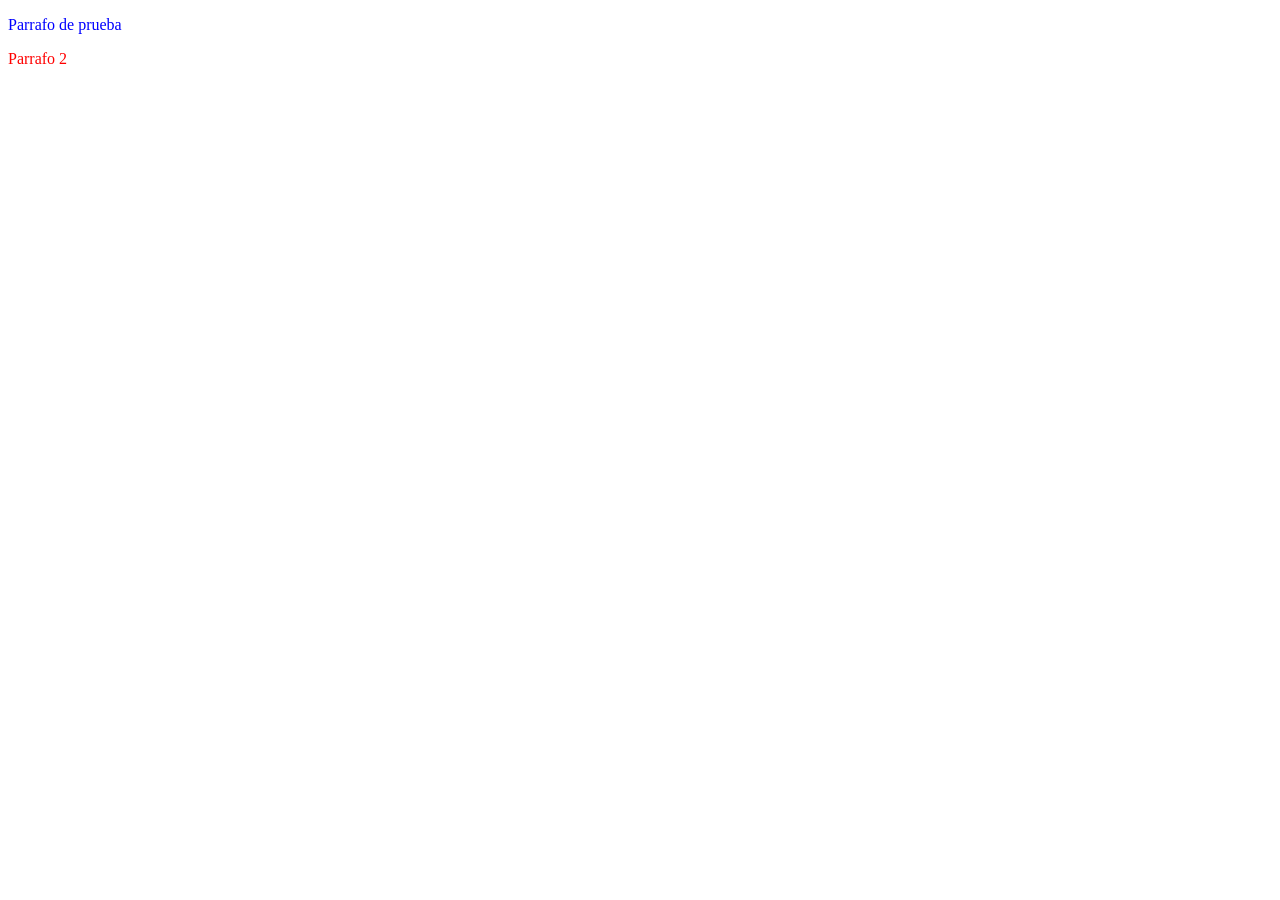
<file: ejemplo/index.html>
<!DOCTYPE html>
<html lang="en">
<head>
    <meta charset="UTF-8">
    <meta name="viewport" content="width=device-width, initial-scale=1.0">
    <title>Document</title>
</head>
<body>
 <p id="introduccion" style="color: blue">Parrafo de prueba</p>
 <p id="introduccion" style="color: red">Parrafo 2</p>
</body>
<script type="text/javascript">
    let obj = document.documentElement
    let objHead = obj.firstChild
    console.log(obj == objHead.parentNode);
</script>
</html>
</file>
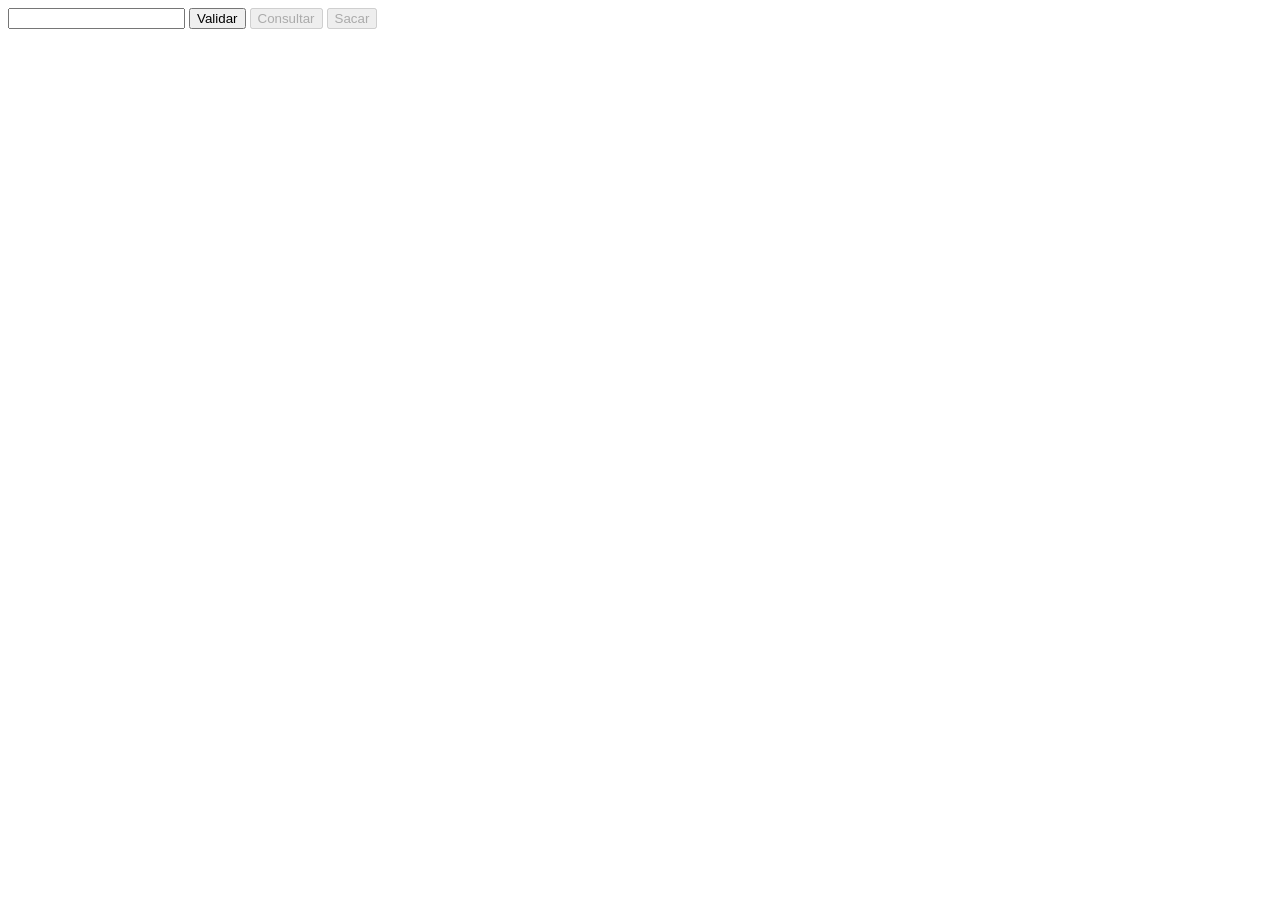
<file: Ejercicios4.1.5/index.html>
<!DOCTYPE html>
<!DOCTYPE html>
<html lang="en">
<head>
    <meta charset="UTF-8">
    <meta name="viewport" content="width=device-width, initial-scale=1.0">
    <title>Document</title>
    <script src="script.js"></script>
</head>
<body>
    
    <input type="text" class="pin" id="pin">
    <button onclick="validar()">Validar</button>
    <button onclick="consultar()" id="consultar" disabled>Consultar</button>
    <button onclick="sacar()" id="sacar" disabled>Sacar</button>

    <div id="screen"></div>

</body>
</html>
</file>
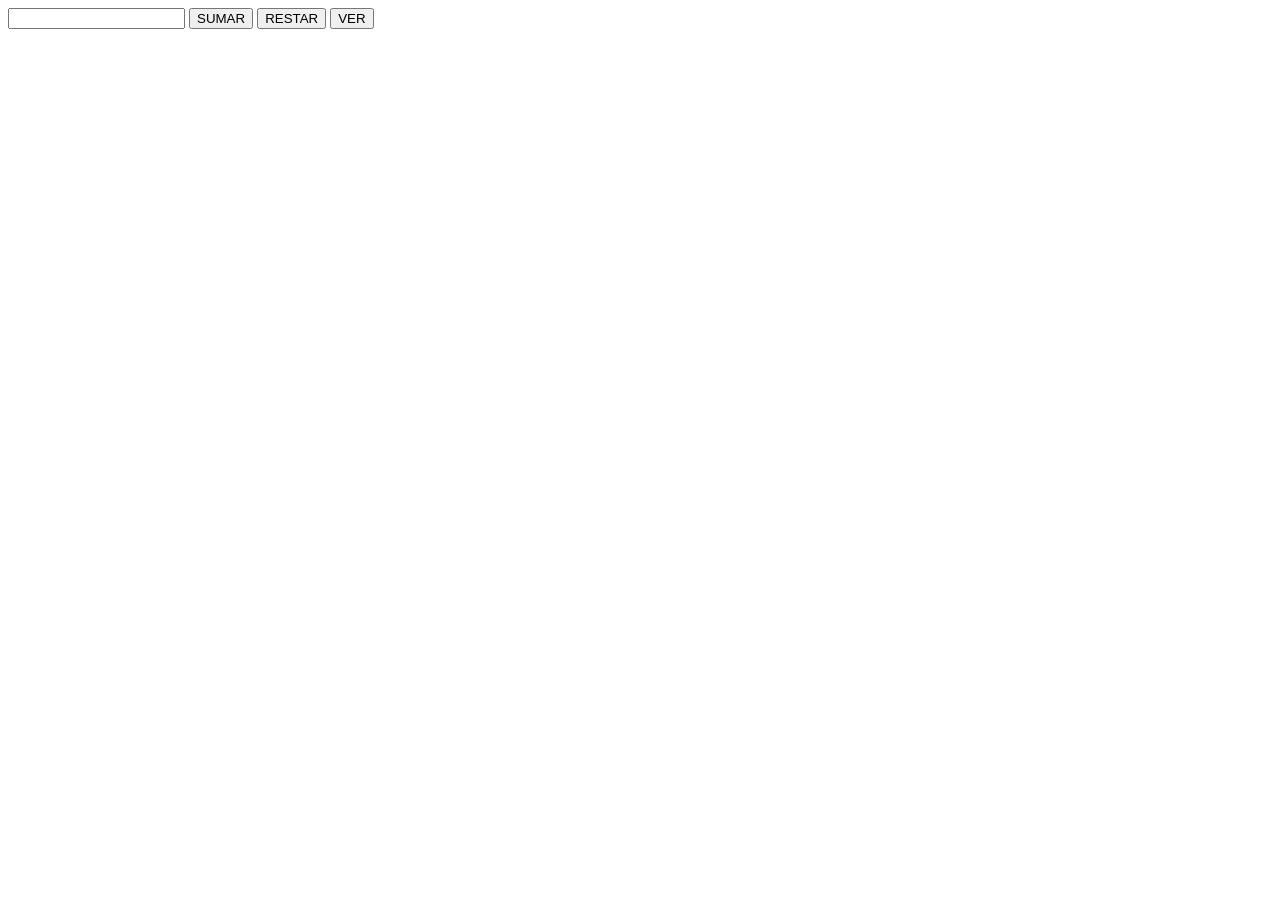
<file: Ejercicios4amp/index.html>
<!DOCTYPE html>
<!DOCTYPE html>
<html lang="en">
<head>
    <meta charset="UTF-8">
    <meta name="viewport" content="width=device-width, initial-scale=1.0">
    <title>Document</title>
    <script src="script.js" type="module"></script>
</head>
<body>
    <div id="screen"></div>
    <input type="number" name="" id="cantidad">
    <button id="agregar">SUMAR</button>
    <button id="restar">RESTAR</button>
    <button id="ver">VER</button>
</body>
</html>
</file>
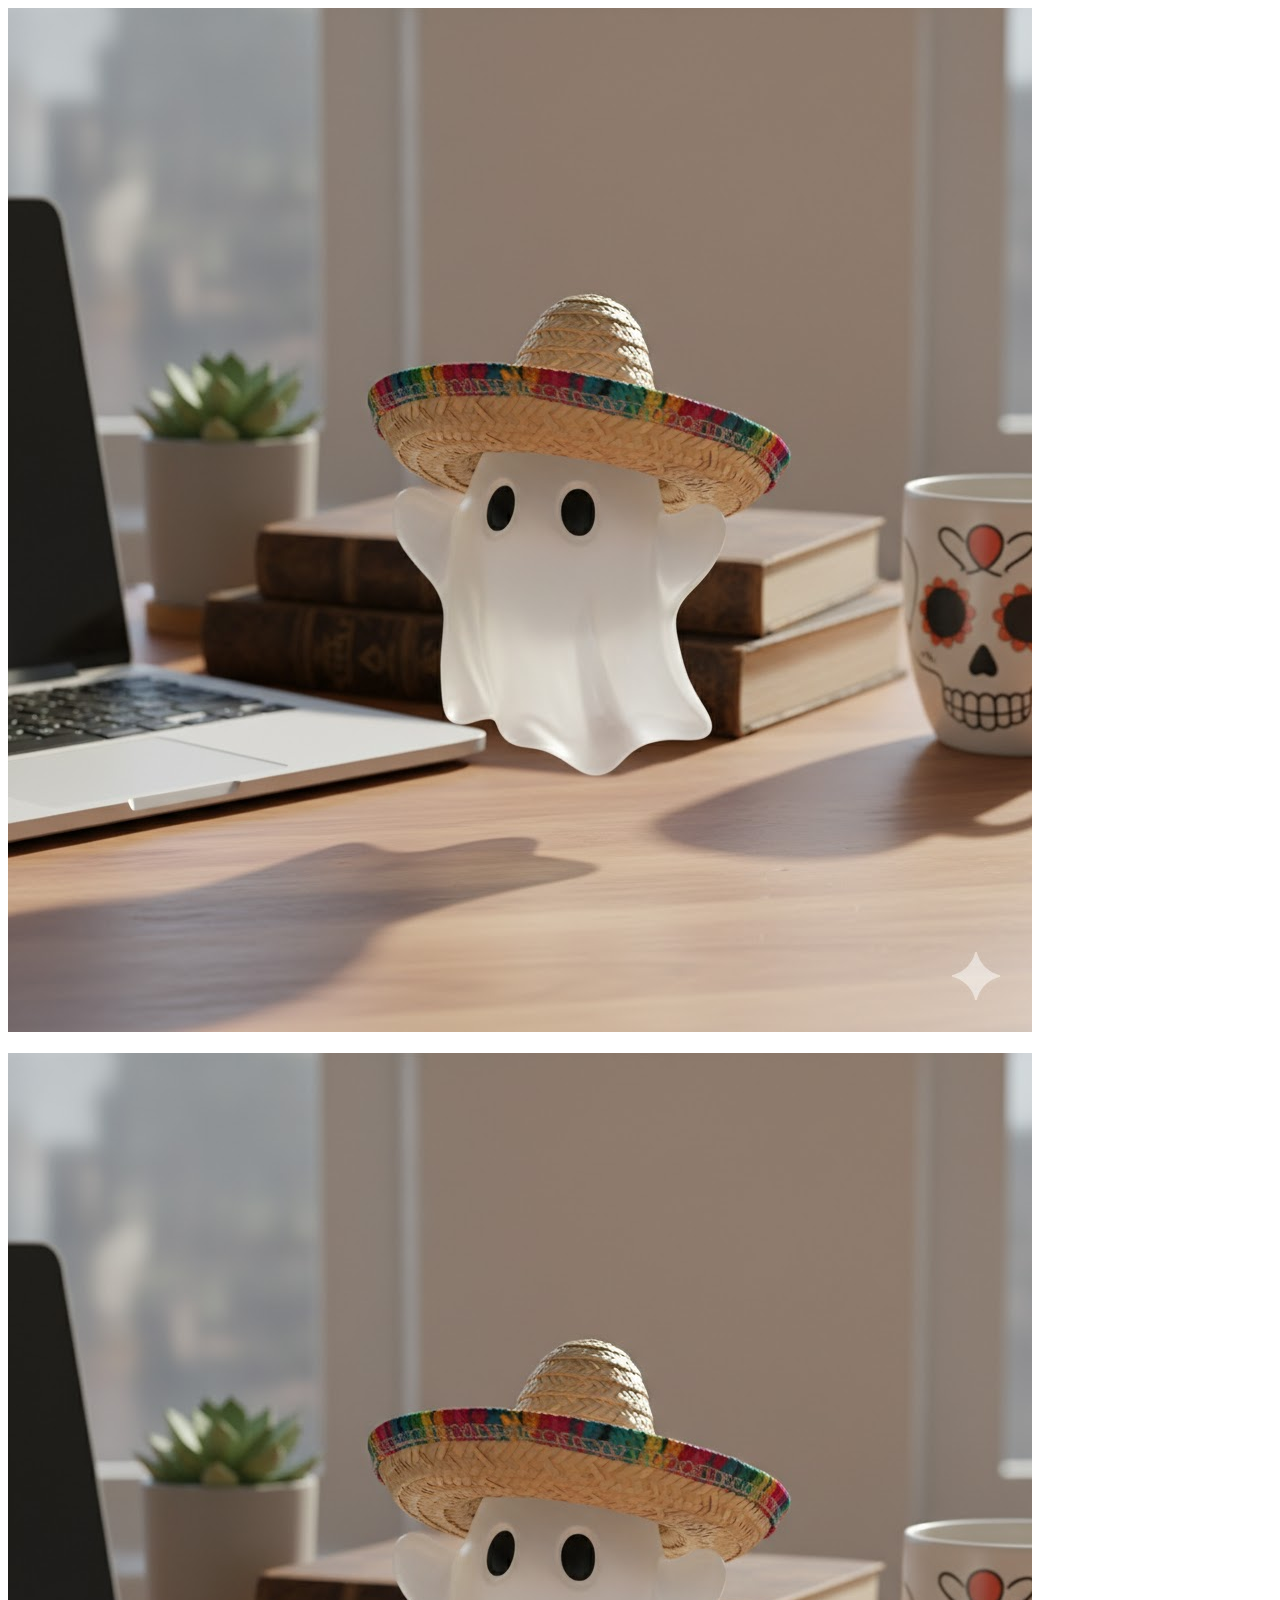
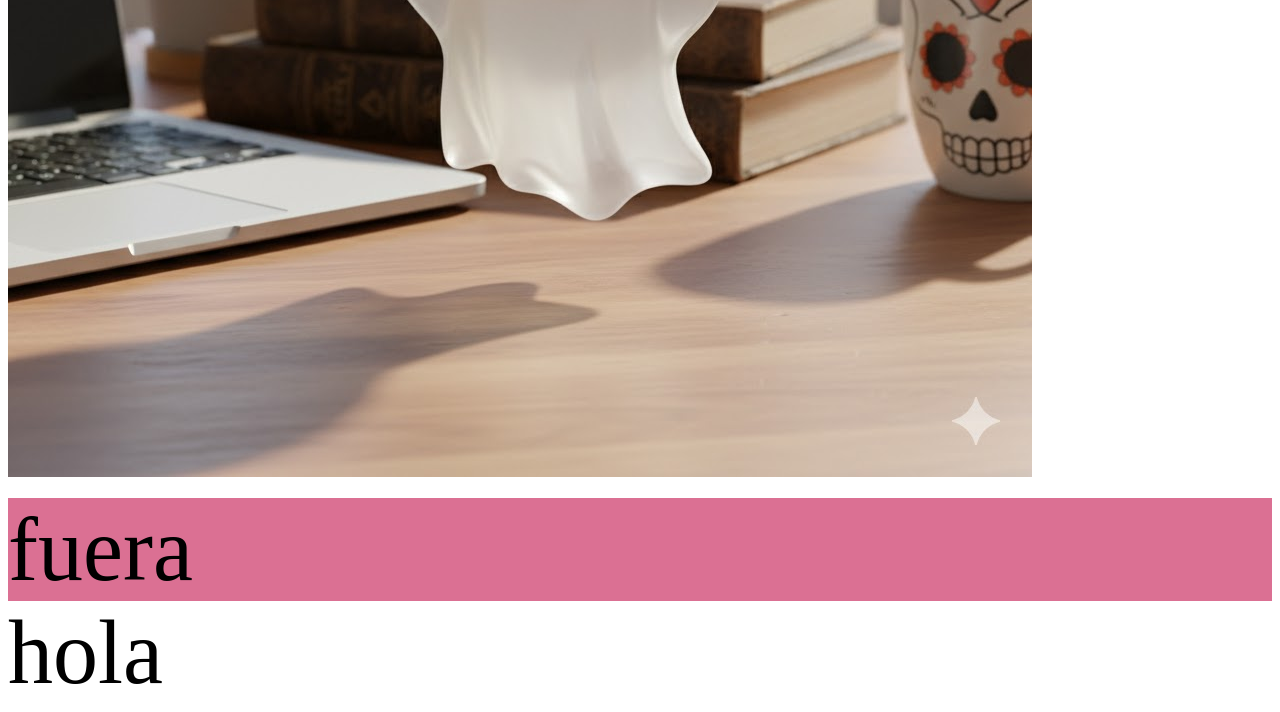
<file: Ejercicios5.2.2/index.html>
<!DOCTYPE html>
<html lang="en">
<head>
    <meta charset="UTF-8">
    <meta name="viewport" content="width=device-width, initial-scale=1.0">
    <title>Document</title>
    <script type="module" src="script.js"></script>
    <link rel="stylesheet" href="style.css">
</head>
<body>
    <img src="../images/unnamed.jpg" id="imagen1" alt="sss">
    <img src="../images/unnamed.jpg" id="imagen2" alt="sss">
    <div id="screen">fuera</div>
    <div id="screen2">hola</div>
    <div id="screen3"></div>
</body>
</html>
</file>
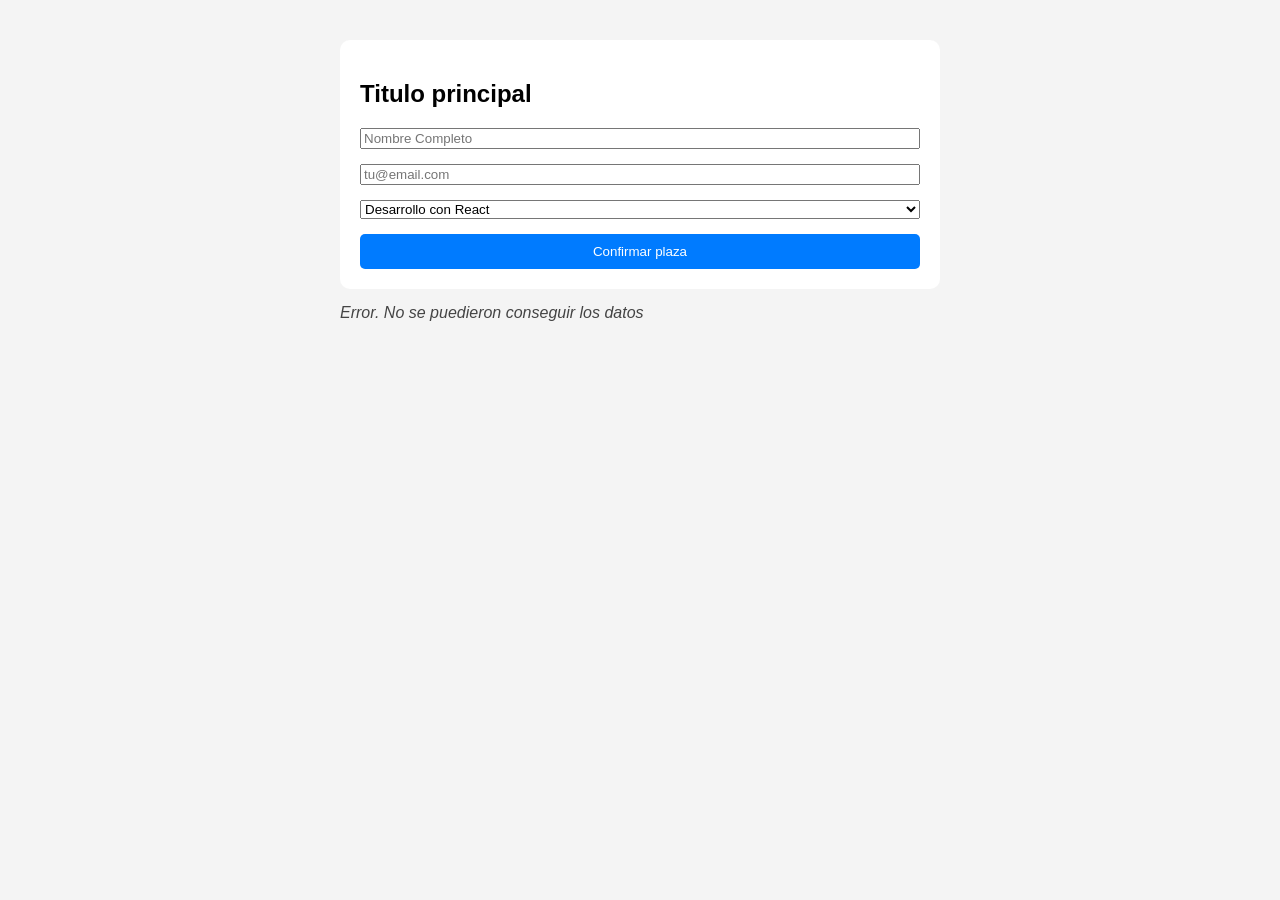
<file: PracticaExamen/index.html>
<!DOCTYPE html>
<html lang="es">
<head>
    <meta charset="UTF-8">
    <title>Examen DAW - Desarrollo Cliente</title>
    <style>
        body { font-family: sans-serif; max-width: 600px; margin: 40px auto; background: #f4f4f4; }
        #app { background: white; padding: 20px; border-radius: 10px; shadow: 0 2px 5px rgba(0,0,0,0.1); }
        #messages { margin-top: 15px; min-height: 20px; color: #444; font-style: italic; }
        form { display: grid; gap: 15px; }
        .valido { border: 2px solid green; outline: none; }
        .invalido { border: 2px solid red; outline: none; }
        button { cursor: pointer; background: #007bff; color: white; border: none; padding: 10px; border-radius: 5px; }
    </style>
</head>
<body>

    <main id="app">
        </main>

    <div id="messages"></div>

    <script src="script.js"></script>
</body>
</html>
</file>
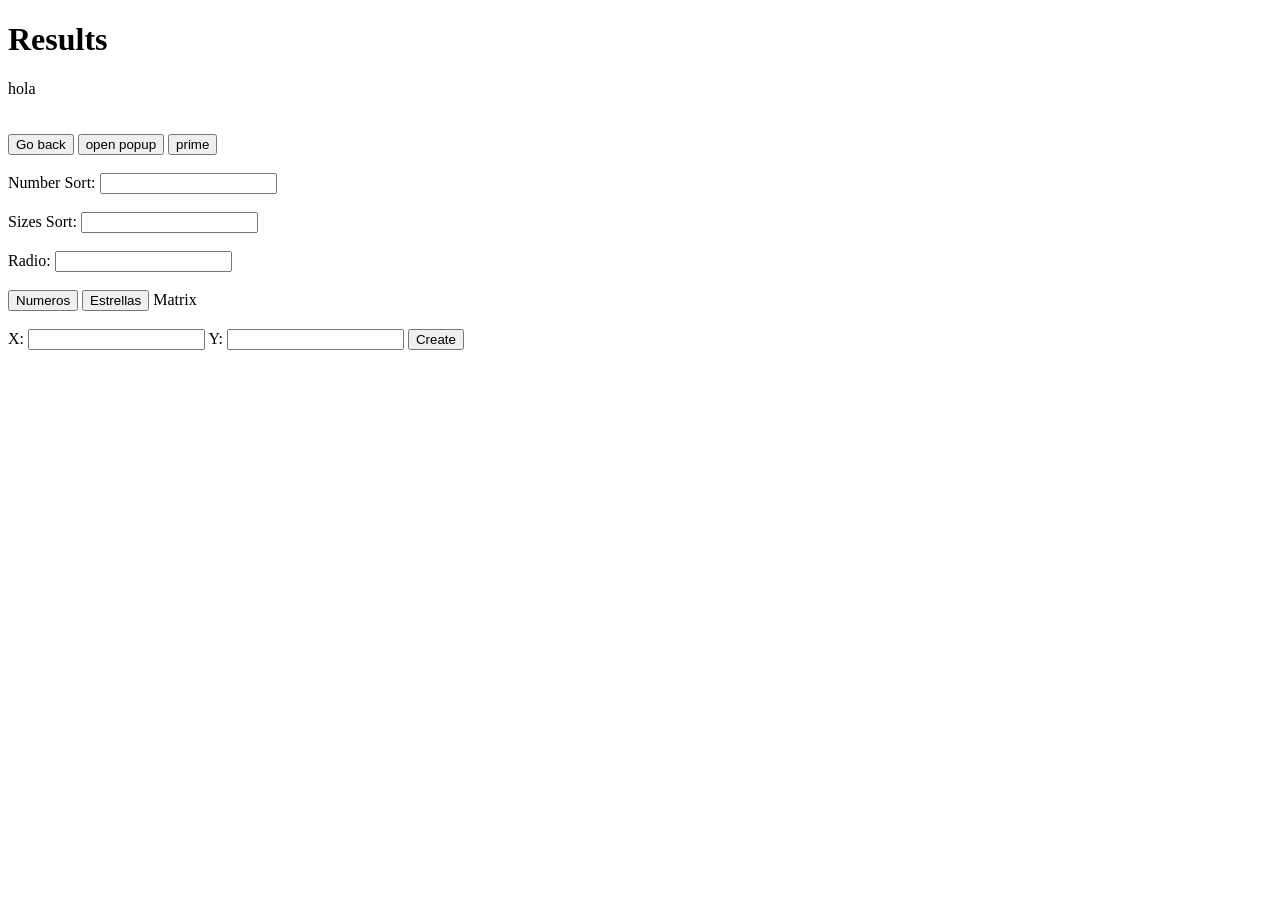
<file: Tema3/index.html>
<!DOCTYPE html>
<html lang="en">

<head>
    <meta charset="UTF-8">
    <meta name="viewport" content="width=device-width, initial-scale=1.0">
    <script src="script.js"></script>
    <title>Script Reference Example</title>
</head>

<body>

    <h1>Results</h1>

    <div id="screen"> hola </div>

    <br><br>

    <button onclick="pageBack()">Go back</button>
    <button onclick="openPop()">open popup</button>
    <button onclick="showPrime()">prime</button>

    <br><br>

    Number Sort: <input id="numberOrder" type="number" />
    <br><br>
    
    Sizes Sort: <input id="sizeOrder" type="text" />
    <br><br>

    Radio: <input id="radio" type="number"/>
    <br><br>

    <button id="buttonOne" onclick="lottery('num')">Numeros</button> <button id="buttonTwo" onclick="lottery('estrella')">Estrellas</button>

    Matrix

    <br><br>

    <form onsubmit="createMatrix()">X: <input type="number"/> Y: <input type="number"/> <button id="matrix" type="submit">Create</button></form>

</body>

</html>
</file>
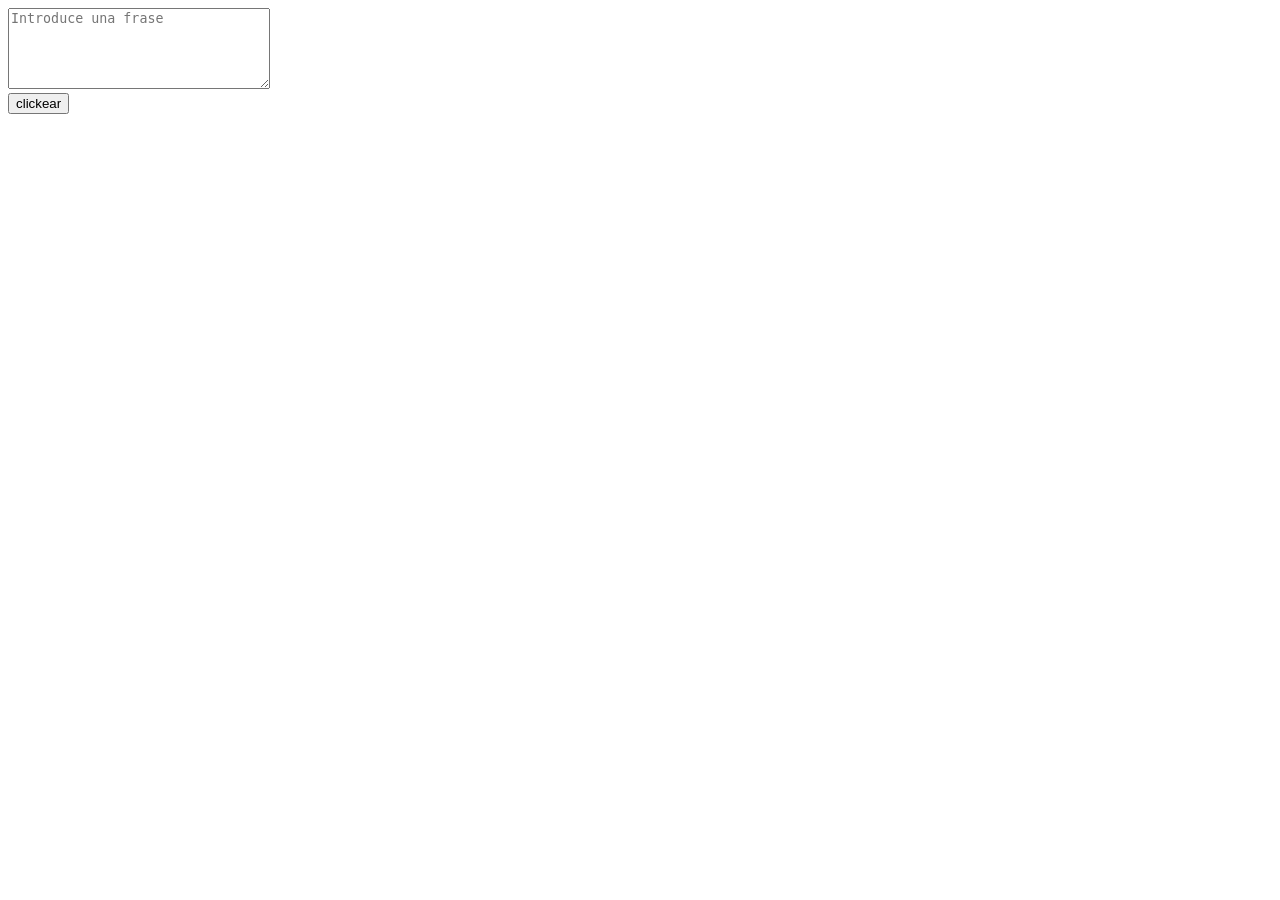
<file: EjercicioAmpliacion2/EjercicioRepaso2.html>
<!DOCTYPE html>
<html lang="en">

<head>
    <meta charset="UTF-8">
    <meta name="viewport" content="width=device-width, initial-scale=1.0">
    <title>Document</title>
</head>

<body>
    <form name="formulario">
        <textarea name="mitexto" placeholder="Introduce una frase" cols="30" rows="5"></textarea>
        <br>
        <input type="button" value="clickear" onclick="pulsar()"></input>
    </form>
    <div id="palabras"></div>
    <div id="calificaciones"></div>
    <script>
        function pulsar() {

            var text = document.getElementsByName("mitexto")[0].value
            var pos = text.indexOf(" ", 0)
            var cont = 0
            var palabra = ""
            var indices = []
            var palabras = []
            var notas = new Array(4.5, 4, 6, 1, 7.5, 10, 5.25, 4.5, 2, 1, 8, 7.5, 1, 7.5, 8);

            for (let i = 0; i < text.length + 1; i++) {

                if (text[i] != " ") {
                    palabra += text.substring(i, i + 1)
                }

                if (text[i] == " " || i == text.length) {
                    palabras.push(palabra)
                    palabra = " "
                }

            }

            var resultado = notas.filter(nota => nota > 5)
            var infer5 = notas.filter(nota => nota < 5)
            var infer7 = notas.filter(nota => Number.isInteger(nota) && nota < 7)
            var infer7Imp = (function () {
                var array = [];
                for (let i = 0; i < infer7.length; i++) {
                    if (infer7[i] % 2 != 0) {
                        array.push(infer7[i]);
                    }
                }
                return array;
            })()
            var infer5Par = (function () {
                var array = [];
                for (let i = 0; i < infer5.length; i++) {
                    if (infer5[i] % 2 == 0) {
                        array.push(infer5[i]);
                    }
                }
                return array;
            })()

            var noRep = new Set(notas)


            document.getElementById("palabras").innerHTML = "PRIMERA PALABRA: " + palabras[0] + "  ULTIMA PALABRA: " + palabras[palabras.length - 1] + "   HAY " + palabras.length + " PALABRAS"
            document.getElementById("calificaciones").innerHTML = "Notas: " + notas + "<br> Hay " + resultado.length + " alumnos aprobados <br>  Sin repetir: " + [...noRep].join(",") + "<br> Suspendidos pares: " + infer5Par + " <br> Impares menores 7: " + infer7Imp

            console.log(infer7Imp)


        

        }

    </script>
</body>

</html>
</file>
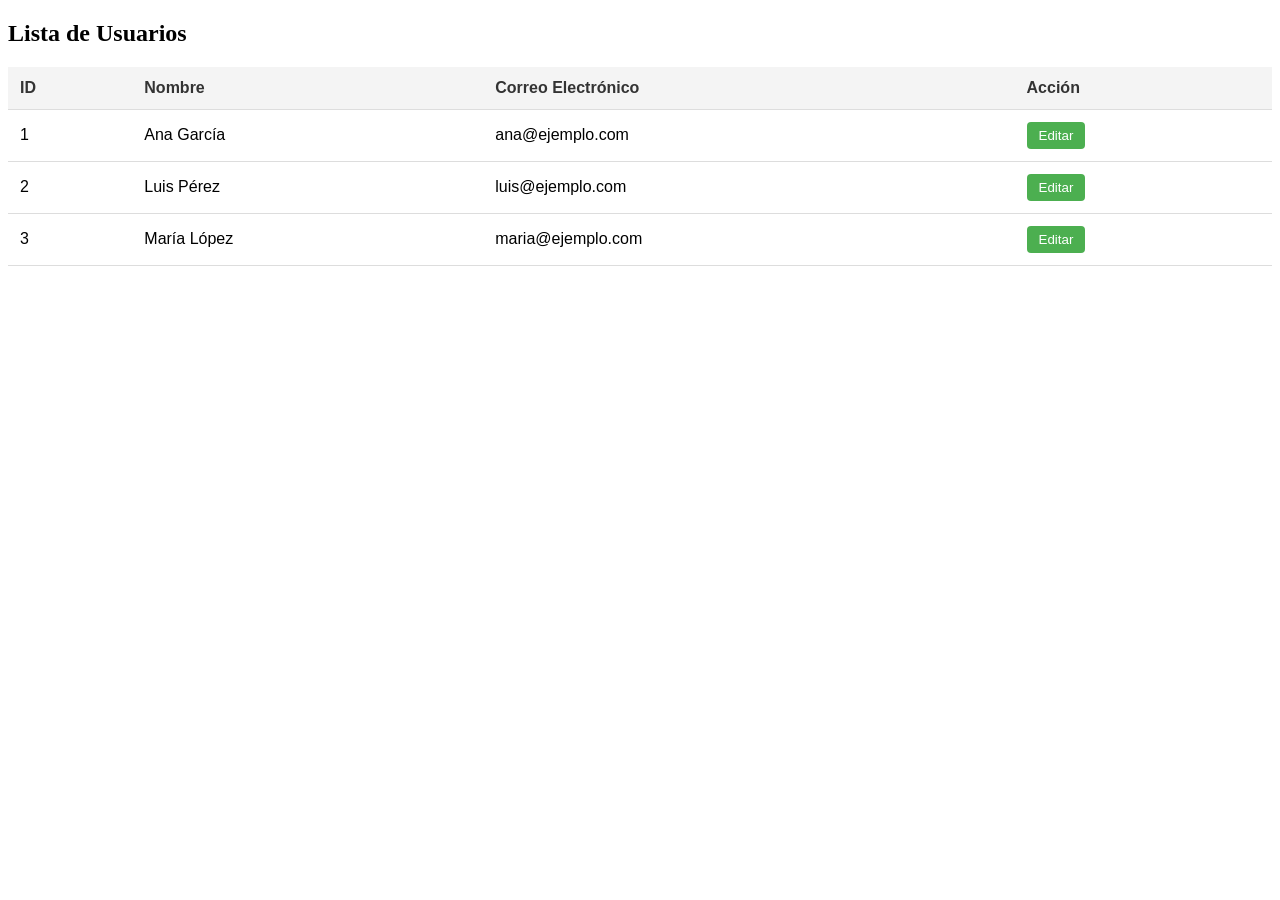
<file: Ejercicios6.5.1/tabla.html>
<!DOCTYPE html>
<html lang="es">
<head>
    <meta charset="UTF-8">
    <title>Tabla con Botón de Editar</title>
    <style>
        table {
            width: 100%;
            border-collapse: collapse;
            font-family: Arial, sans-serif;
        }
        th, td {
            padding: 12px;
            text-align: left;
            border-bottom: 1px solid #ddd;
        }
        th {
            background-color: #f4f4f4;
            color: #333;
        }
        tr:hover {
            background-color: #f9f9f9;
        }
        .btn-edit {
            background-color: #4CAF50;
            color: white;
            padding: 6px 12px;
            border: none;
            border-radius: 4px;
            cursor: pointer;
            transition: background-color 0.3s;
        }
        .btn-edit:hover {
            background-color: #45a049;
        }
    </style>
    <script type="module" src="script.js"></script>
</head>
<body>

    <h2>Lista de Usuarios</h2>

    <table>
        <thead>
            <tr>
                <th>ID</th>
                <th>Nombre</th>
                <th>Correo Electrónico</th>
                <th>Acción</th>
            </tr>
        </thead>
        <tbody>
            <tr>
                <td>1</td>
                <td>Ana García</td>
                <td>ana@ejemplo.com</td>
                <td><button class="btn-edit">Editar</button></td>
            </tr>
            <tr>
                <td>2</td>
                <td>Luis Pérez</td>
                <td>luis@ejemplo.com</td>
                <td><button class="btn-edit">Editar</button></td>
            </tr>
            <tr>
                <td>3</td>
                <td>María López</td>
                <td>maria@ejemplo.com</td>
                <td><button class="btn-edit">Editar</button></td>
            </tr>
        </tbody>
    </table>

</body>
</html>
</file>
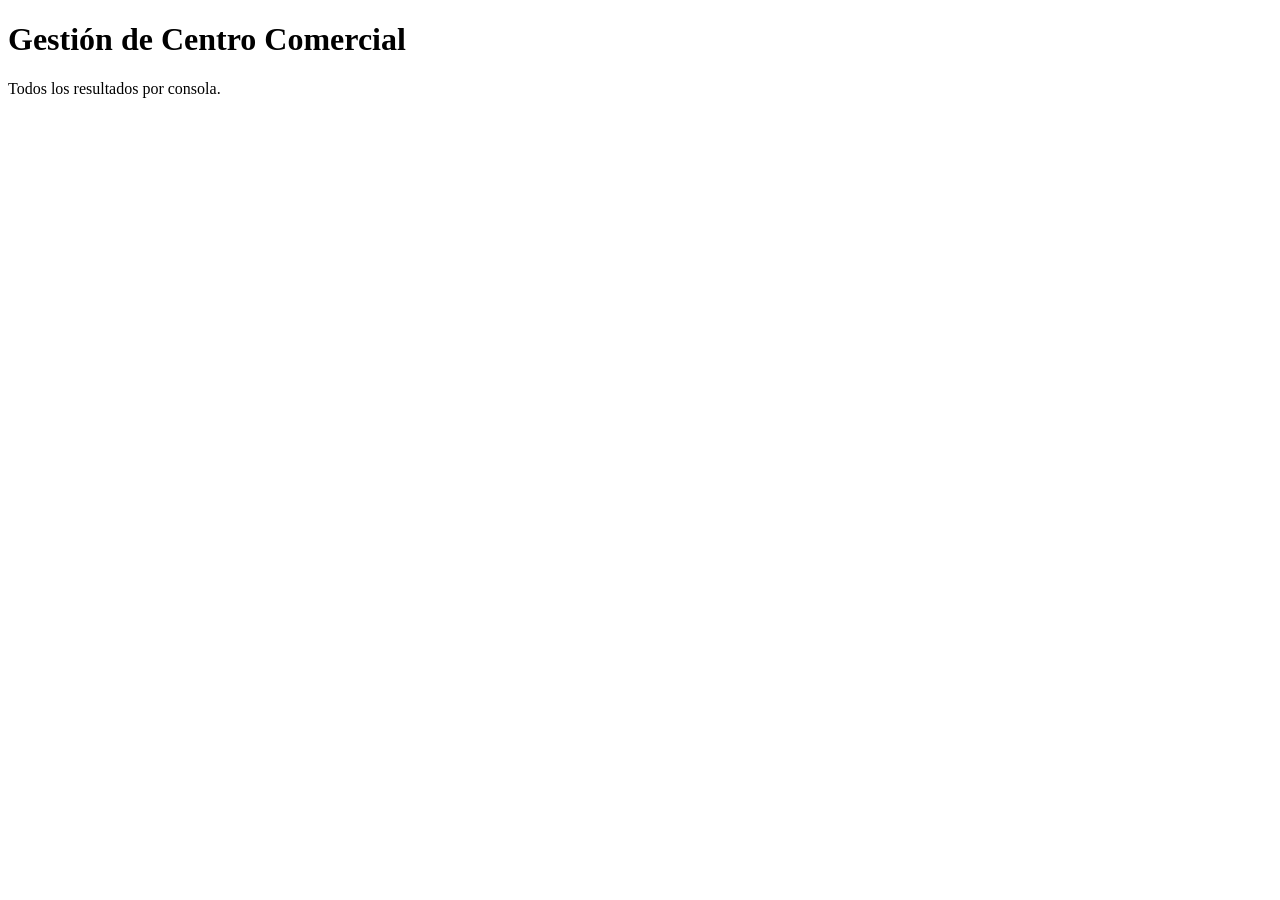
<file: BOLIVAR_DANIEL/Ejercicio 1/index..html>
<!DOCTYPE html>
<html lang="es">
  <head>
    <meta charset="UTF-8" />
    <title>Gestión de Centro Comercial</title>
    <!-- NO PUEDES MODIFICAR ESTE FICHERO -->
  </head>

  <body>
    <h1>Gestión de Centro Comercial</h1>
    <p>Todos los resultados por consola.</p>

    <script type="module">
      import "./main.js";
    </script>
  </body>
</html>
</file>
<file: Ejercicios5.2.2/style.css>
body {
    font-size: 90px;
}

#screen{
    background-color: palevioletred;
}

#screen3{
    background-color: palegreen;
}
</file>
